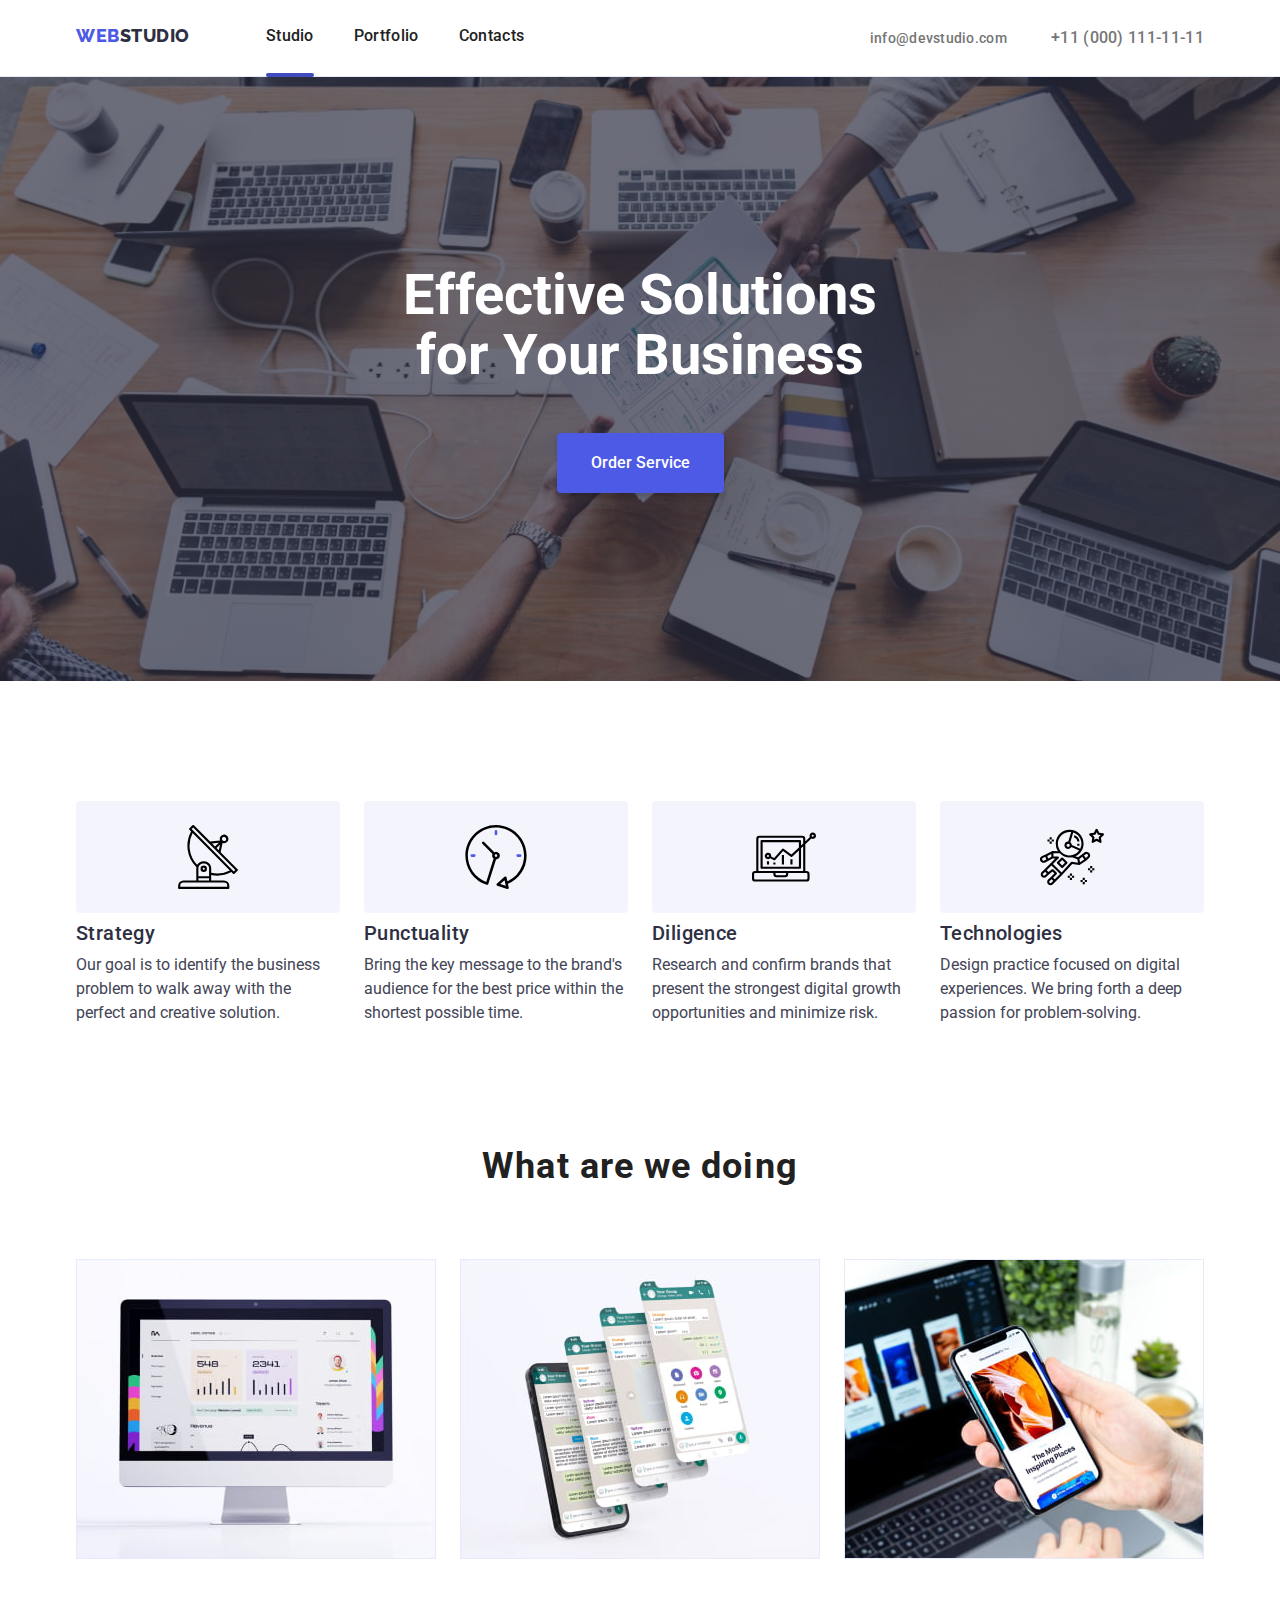
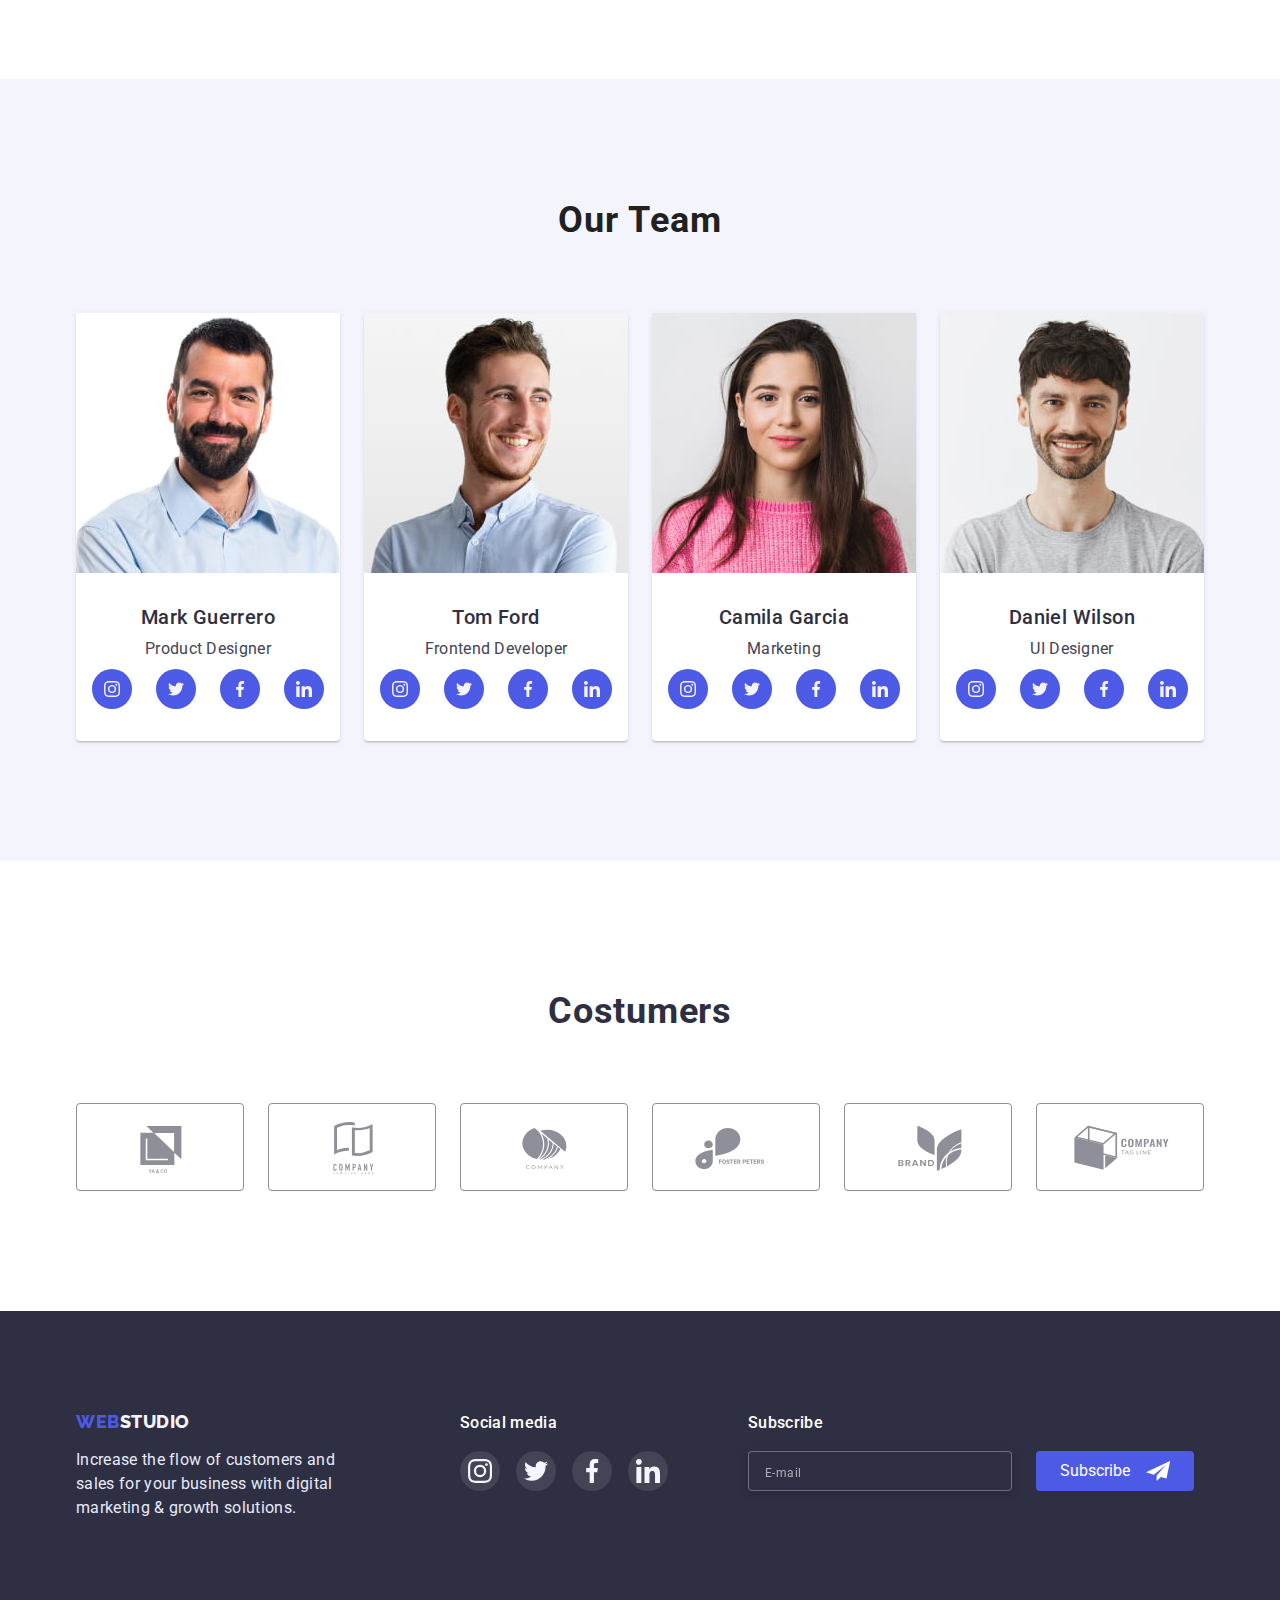
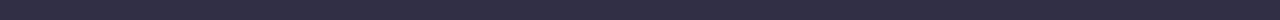
<file: index.html>
<!DOCTYPE html>
<html lang="en">
  <head>
    <meta charset="UTF-8" />
    <meta http-equiv="X-UA-Compatible" content="IE=edge" />
    <meta name="viewport" content="width=device-width, initial-scale=1.0" />
    <title>WebStudio</title>
    <link rel="preconnect" href="https://fonts.googleapis.com" />
    <link rel="preconnect" href="https://fonts.gstatic.com" crossorigin />
    <link
      href="https://fonts.googleapis.com/css2?family=Raleway:wght@800&family=Roboto:wght@400;500;700&display=swap"
      rel="stylesheet"
    />
    <link
      rel="stylesheet"
      href="https://cdnjs.cloudflare.com/ajax/libs/modern-normalize/1.1.0/modern-normalize.min.css"
    />
    <link rel="stylesheet" href="./css/style.css" />
  </head>

  <body class="page-body">
    <header class="page-header">
      <div class="container">
        <div class="header-fulllogo">
          <a href="./index.html" class="header-logo header-studio link"
            ><span class="header-logo header-web">Web</span>Studio</a
          >
        </div>
        <nav class="header-nav">
          <ul class="header-list list">
            <li class="header-list-item">
              <a
                href="./index.html"
                class="header-list-link header-link link header-active-link"
                >Studio</a
              >
            </li>
            <li class="header-list-item">
              <a
                class="header-list-link link header-active-link"
                href="./portfolio.html"
                >Portfolio</a
              >
            </li>
            <li class="header-list-item">
              <a href="#" class="header-list-link link header-active-link"
                >Contacts</a
              >
            </li>
          </ul>
        </nav>
        <div class="header-contacts">
          <a
            class="header-mail-link link header-active-link"
            href="mailto:info@devstudio.com"
            >info@devstudio.com</a
          >
          <a
            class="header-tel-link link header-active-link"
            href="tel:+10001111111"
            >+11 (000) 111-11-11</a
          >
        </div>
      </div>
    </header>
    <main>
      <section class="hero">
        <div class="container">
          <div class="hero-description">
            <h1 class="hero-title">Effective Solutions for Your Business</h1>
            <button data-modal-open class="hero-button button" type="button">
              Order Service
            </button>
          </div>
        </div>
      </section>
      <section class="advantage">
        <!--Нашi переваги-->
        <div class="container">
          <ul class="advantage-list list">
            <li class="advantage-list-item">
              <div class="advantage-svg">
                <svg class="advantage-icon" width="64" height="64">
                  <use href="./img/icons.svg#icon-antenna"></use>
                </svg>
              </div>
              <h3 class="advantage-title">Strategy</h3>
              <p class="advantage-text">
                Our goal is to identify the business problem to walk away with
                the perfect and creative solution.
              </p>
            </li>
            <li class="advantage-list-item">
              <div class="advantage-svg">
                <svg class="advantage-icon" width="64" height="64">
                  <use href="./img/icons.svg#icon-clock"></use>
                </svg>
              </div>
              <h3 class="advantage-title">Punctuality</h3>
              <p class="advantage-text">
                Bring the key message to the brand's audience for the best price
                within the shortest possible time.
              </p>
            </li>
            <li class="advantage-list-item">
              <div class="advantage-svg">
                <svg class="advantage-icon" width="64" height="64">
                  <use href="./img/icons.svg#icon-diagram"></use>
                </svg>
              </div>
              <h3 class="advantage-title">Diligence</h3>
              <p class="advantage-text">
                Research and confirm brands that present the strongest digital
                growth opportunities and minimize risk.
              </p>
            </li>
            <li class="advantage-list-item">
              <div class="advantage-svg">
                <svg class="advantage-icon" width="64" height="64">
                  <use href="./img/icons.svg#icon-astronaut"></use>
                </svg>
              </div>
              <h3 class="advantage-title">Technologies</h3>
              <p class="advantage-text">
                Design practice focused on digital experiences. We bring forth a
                deep passion for problem-solving.
              </p>
            </li>
          </ul>
        </div>
      </section>
      <section class="about">
        <div class="container">
          <h2 class="about-title">What are we doing</h2>
          <ul class="about-img-list list">
            <li class="about-img-item">
              <img class="img" src="./img/pc.jpg" alt="codding" width="360" />
            </li>
            <li class="about-img-item">
              <img
                class="img"
                src="./img/smartphones.jpg"
                alt="app"
                width="360"
              />
            </li>
            <li class="about-img-item">
              <img
                class="img"
                src="./img/devices.jpg"
                alt="graphic"
                width="360"
              />
            </li>
          </ul>
        </div>
      </section>
      <section class="team">
        <div class="container">
          <h2 class="team-title">Our Team</h2>
          <ul class="team-list list">
            <li class="team-list-item">
              <img class="img" src="./img/mark.jpg" alt="igor" width="264" />
              <div class="team-person">
                <h3 class="team-list-title">Mark Guerrero</h3>
                <p class="team-list-text">Product Designer</p>
                <ul class="social-icons list">
                  <li class="social-item">
                    <a href="" class="social-link link">
                      <svg class="social-icon" width="16" height="16">
                        <use href="./img/icons.svg#icon-instagram"></use>
                      </svg>
                    </a>
                  </li>
                  <li class="social-item">
                    <a href="" class="social-link link">
                      <svg class="social-icon" width="16" height="16">
                        <use href="./img/icons.svg#icon-twitter"></use>
                      </svg>
                    </a>
                  </li>
                  <li class="social-item">
                    <a href="" class="social-link link">
                      <svg class="social-icon" width="16" height="16">
                        <use href="./img/icons.svg#icon-facebook"></use>
                      </svg>
                    </a>
                  </li>
                  <li class="social-item">
                    <a href="" class="social-link link">
                      <svg class="social-icon" width="16" height="16">
                        <use href="./img/icons.svg#icon-linkedin"></use>
                      </svg>
                    </a>
                  </li>
                </ul>
              </div>
            </li>
            <li class="team-list-item">
              <img class="img" src="./img/tom.jpg" alt="olga" width="264" />
              <div class="team-person">
                <h3 class="team-list-title">Tom Ford</h3>
                <p class="team-list-text">Frontend Developer</p>
                <ul class="social-icons list">
                  <li class="social-item">
                    <a href="" class="social-link link">
                      <svg class="social-icon" width="16" height="16">
                        <use href="./img/icons.svg#icon-instagram"></use>
                      </svg>
                    </a>
                  </li>
                  <li class="social-item">
                    <a href="" class="social-link link">
                      <svg class="social-icon" width="16" height="16">
                        <use href="./img/icons.svg#icon-twitter"></use>
                      </svg>
                    </a>
                  </li>
                  <li class="social-item">
                    <a href="" class="social-link link">
                      <svg class="social-icon" width="16" height="16">
                        <use href="./img/icons.svg#icon-facebook"></use>
                      </svg>
                    </a>
                  </li>
                  <li class="social-item">
                    <a href="" class="social-link link">
                      <svg class="social-icon" width="16" height="16">
                        <use href="./img/icons.svg#icon-linkedin"></use>
                      </svg>
                    </a>
                  </li>
                </ul>
              </div>
            </li>
            <li class="team-list-item">
              <img
                class="img"
                src="./img/camila.jpg"
                alt="mikola"
                width="264"
              />
              <div class="team-person">
                <h3 class="team-list-title">Camila Garcia</h3>
                <p class="team-list-text">Marketing</p>
                <ul class="social-icons list">
                  <li class="social-item">
                    <a href="" class="social-link link">
                      <svg class="social-icon" width="16" height="16">
                        <use href="./img/icons.svg#icon-instagram"></use>
                      </svg>
                    </a>
                  </li>
                  <li class="social-item">
                    <a href="" class="social-link link">
                      <svg class="social-icon" width="16" height="16">
                        <use href="./img/icons.svg#icon-twitter"></use>
                      </svg>
                    </a>
                  </li>
                  <li class="social-item">
                    <a href="" class="social-link link">
                      <svg class="social-icon" width="16" height="16">
                        <use href="./img/icons.svg#icon-facebook"></use>
                      </svg>
                    </a>
                  </li>
                  <li class="social-item">
                    <a href="" class="social-link link">
                      <svg class="social-icon" width="16" height="16">
                        <use href="./img/icons.svg#icon-linkedin"></use>
                      </svg>
                    </a>
                  </li>
                </ul>
              </div>
            </li>
            <li class="team-list-item">
              <img
                class="img"
                src="./img/daniel.jpg"
                alt="mihaylo"
                width="264"
              />
              <div class="team-person">
                <h3 class="team-list-title">Daniel Wilson</h3>
                <p class="team-list-text">UI Designer</p>
                <ul class="social-icons list">
                  <li class="social-item">
                    <a href="" class="social-link link">
                      <svg class="social-icon" width="16" height="16">
                        <use href="./img/icons.svg#icon-instagram"></use>
                      </svg>
                    </a>
                  </li>
                  <li class="social-item">
                    <a href="" class="social-link link">
                      <svg class="social-icon" width="16" height="16">
                        <use href="./img/icons.svg#icon-twitter"></use>
                      </svg>
                    </a>
                  </li>
                  <li class="social-item">
                    <a href="" class="social-link link">
                      <svg class="social-icon" width="16" height="16">
                        <use href="./img/icons.svg#icon-facebook"></use>
                      </svg>
                    </a>
                  </li>
                  <li class="social-item">
                    <a href="" class="social-link link">
                      <svg class="social-icon" width="16" height="16">
                        <use href="./img/icons.svg#icon-linkedin"></use>
                      </svg>
                    </a>
                  </li>
                </ul>
              </div>
            </li>
          </ul>
        </div>
      </section>
      <section class="costumers">
        <div class="container">
          <h2 class="costumers-title">Costumers</h2>
          <ul class="costumers-list list">
            <li class="costumers-list-item">
              <a href="#" class="costumers-link link">
                <svg class="costumers-icon" width="104" height="56">
                  <use href="./img/icons.svg#icon-yaco"></use>
                </svg>
              </a>
            </li>
            <li class="costumers-list-item">
              <a href="#" class="costumers-link link">
                <svg class="costumers-icon" width="104" height="56">
                  <use href="./img/icons.svg#icon-companytaglinehere"></use>
                </svg>
              </a>
            </li>
            <li class="costumers-list-item">
              <a href="#" class="costumers-link link">
                <svg class="costumers-icon" width="104" height="56">
                  <use href="./img/icons.svg#icon-company"></use>
                </svg>
              </a>
            </li>
            <li class="costumers-list-item">
              <a href="#" class="costumers-link link">
                <svg class="costumers-icon" width="104" height="56">
                  <use href="./img/icons.svg#icon-fosterpeters"></use>
                </svg>
              </a>
            </li>
            <li class="costumers-list-item">
              <a href="#" class="costumers-link link">
                <svg class="costumers-icon" width="104" height="56">
                  <use href="./img/icons.svg#icon-brand"></use>
                </svg>
              </a>
            </li>
            <li class="costumers-list-item">
              <a href="#" class="costumers-link link">
                <svg class="costumers-icon" width="104" height="56">
                  <use href="./img/icons.svg#icon-companytagline"></use>
                </svg>
              </a>
            </li>
          </ul>
        </div>
      </section>
    </main>
    <footer class="page-footer">
      <div class="container footer-flex">
        <div class="footer-description">
          <a class="footer-logo footer-studio link" href="./index.html"
            ><span class="footer-logo footer-web link">Web</span>Studio</a
          >
          <p class="footer-tagline">
            Increase the flow of customers and sales for your business with
            digital marketing & growth solutions.
          </p>
        </div>
        <div class="footer-social">
          <h3 class="footer-social-tagline">Social media</h3>
          <ul class="footer-social-list list">
            <li class="footer-social-item">
              <a href="#" class="footer-social-link link">
                <svg class="footer-social-icon" width="24" height="24">
                  <use href="./img/icons.svg#icon-instagram"></use>
                </svg>
              </a>
            </li>
            <li class="footer-social-item">
              <a href="#" class="footer-social-link link">
                <svg class="footer-social-icon" width="24" height="24">
                  <use href="./img/icons.svg#icon-twitter"></use>
                </svg>
              </a>
            </li>
            <li class="footer-social-item">
              <a href="#" class="footer-social-link link">
                <svg class="footer-social-icon" width="24" height="24">
                  <use href="./img/icons.svg#icon-facebook"></use>
                </svg>
              </a>
            </li>
            <li class="footer-social-item">
              <a href="#" class="footer-social-link link">
                <svg class="footer-social-icon" width="24" height="24">
                  <use href="./img/icons.svg#icon-linkedin"></use>
                </svg>
              </a>
            </li>
          </ul>
        </div>
        <div class="footer-main-subscribe">
          <h2 class="footer-subscribe">Subscribe</h2>
          <form class="modal-subscribe">
            <div class="subscribe">
              <input
                type="text"
                class="online-input"
                name="user-subscribe"
                placeholder="E-mail"
              />
              <button class="subscribe-button" type="submit">
                Subscribe
                <svg class="subscribe-pic" width="24" height="24">
                  <use href="./img/icons.svg#icon-send"></use>
                </svg>
              </button>
            </div>
          </form>
        </div>
      </div>
    </footer>
    <div class="backdrop is-hidden" data-modal>
      <div class="modal">
        <button class="modal-close" data-modal-close type="button">
          <svg class="modal-close-icon" width="8" height="8">
            <use href="/img/icons.svg#icon-close"></use>
          </svg>
        </button>
        <p class="modal-title">Leave your contacts and we will call you back</p>
        <form class="modal-form">
          <div class="modal-field">
            <label class="modal-input-text" for="user-name">Name</label>
            <div class="input-wrap">
              <input
                type="name"
                class="modal-input"
                name="user-name"
                id="user-name"
                required
              />
              <svg class="modal-input-icon" width="18" height="18">
                <use href="./img/icons.svg#icon-person"></use>
              </svg>
            </div>
          </div>
          <div class="modal-field">
            <label for="user-tel" class="modal-input-text">Phone</label>
            <div class="input-wrap">
              <input
                type="tel"
                class="modal-input"
                id="user-tel"
                name="user-tel"
                required
              />
              <svg class="modal-input-icon" width="18" height="24">
                <use href="./img/icons.svg#icon-phone"></use>
              </svg>
            </div>
          </div>
          <div class="modal-field">
            <label for="user-email" class="modal-input-text">Email</label>
            <div class="input-wrap">
              <input
                type="email"
                class="modal-input"
                id="user-email"
                name="user-email"
                required
              />
              <svg class="modal-input-icon" width="18" height="24">
                <use href="./img/icons.svg#icon-email"></use>
              </svg>
            </div>
          </div>
          <div class="modal-field">
            <label for="user-text" class="modal-input-text">Comment</label>
            <textarea
              name="user-text"
              id="user-text"
              placeholder="text input"
              class="modal-coment"
            ></textarea>
          </div>
          <div class="modal-field">
            <input
              class="modal-check visually-hidden"
              id="policy"
              name="policy"
              type="checkbox"
              value="true"
              required
            />
            <label for="policy" class="check-text">
              <span>
                <svg class="check-icon" width="10" height="8">
                  <use href="./img/icons.svg#icon-click"></use>
                </svg>
              </span>
              I accept the terms and conditions of the
              <a class="privacy-policy" href=""> Privacy Policy</a>
            </label>
          </div>
          <button class="submit" type="submit">Send</button>
        </form>
      </div>
    </div>
    <script src="./js/modal.js"></script>
  </body>
</html>
</file>
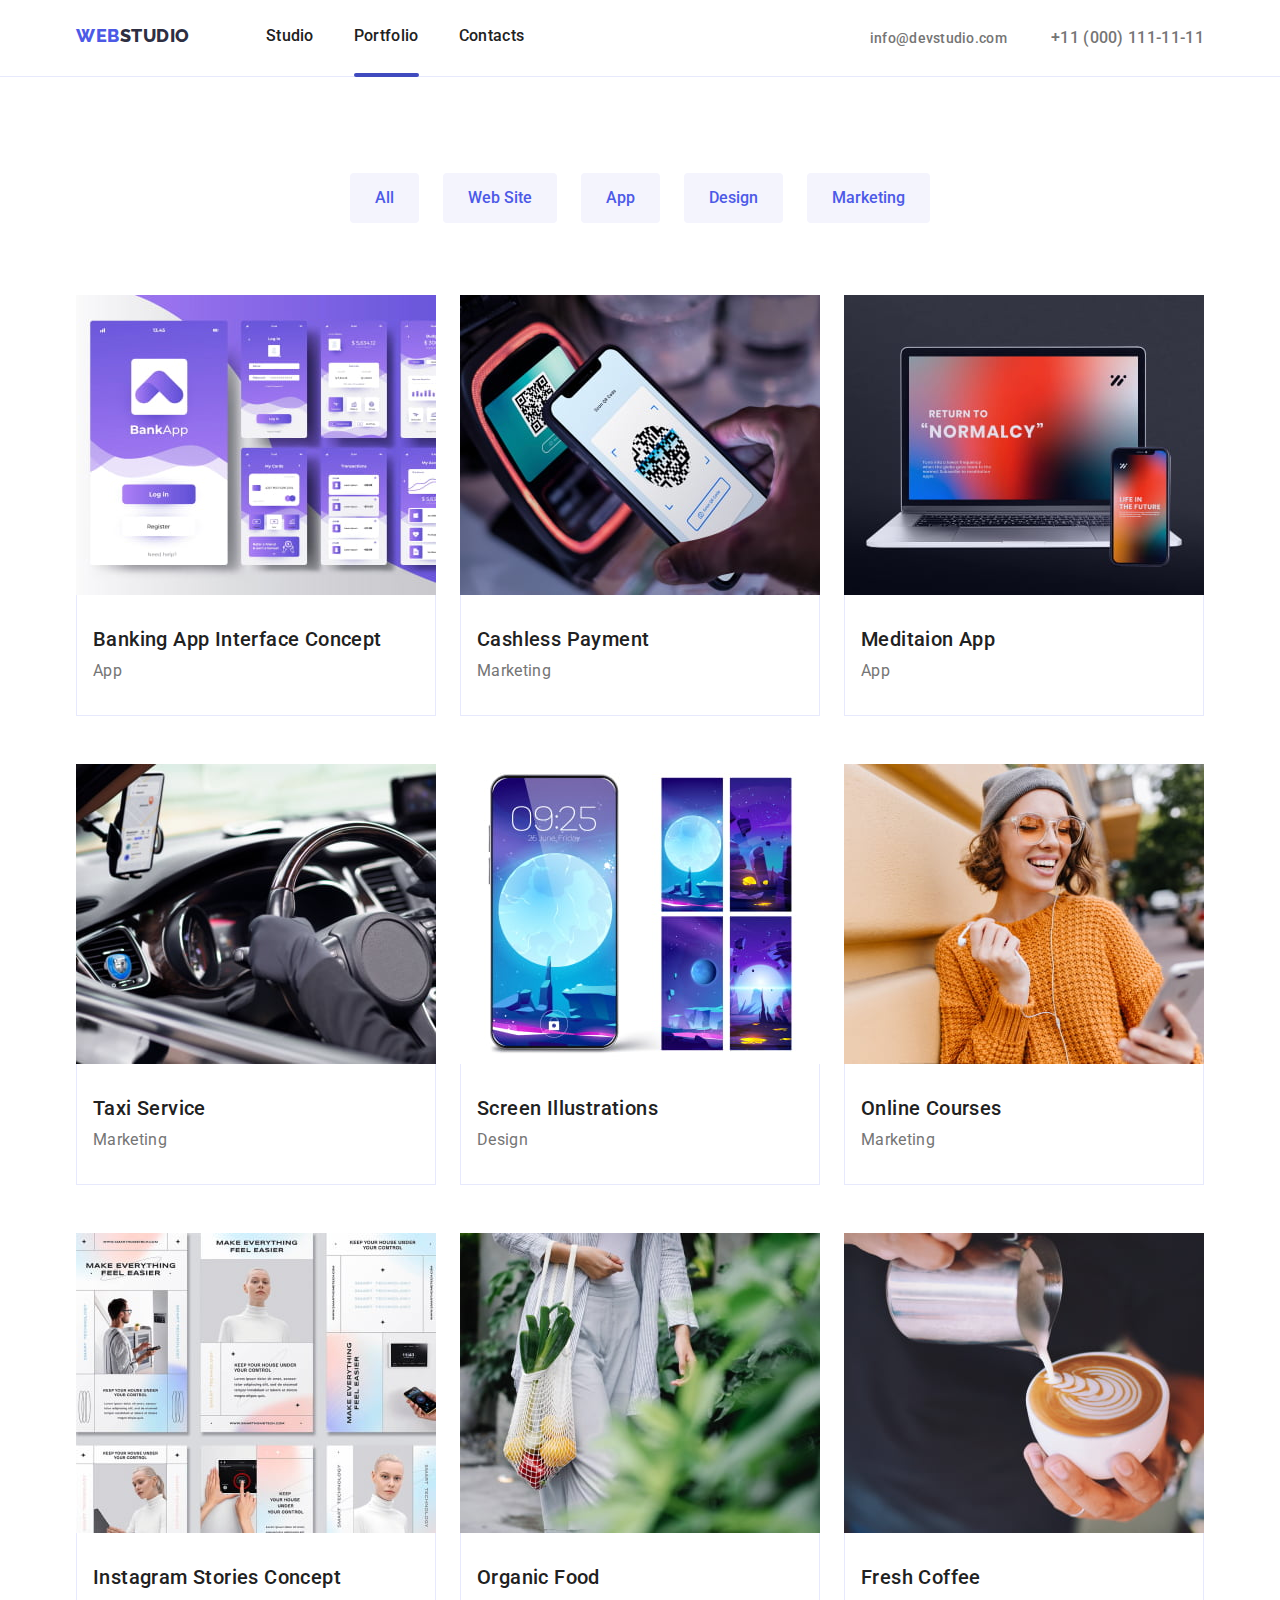
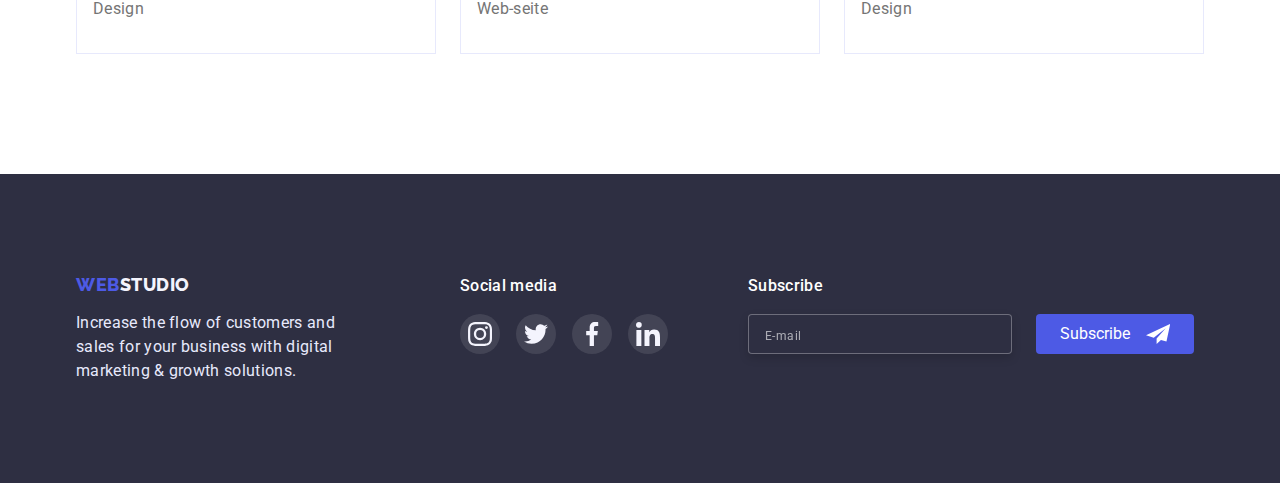
<file: portfolio.html>
<!DOCTYPE html>
<html lang="en">
  <head>
    <meta charset="UTF-8" />
    <meta http-equiv="X-UA-Compatible" content="IE=edge" />
    <meta name="viewport" content="width=device-width, initial-scale=1.0" />
    <title>Portfolio</title>
    <link rel="preconnect" href="https://fonts.googleapis.com" />
    <link rel="preconnect" href="https://fonts.gstatic.com" crossorigin />
    <link
      href="https://fonts.googleapis.com/css2?family=Raleway:wght@800&family=Roboto:wght@400;500;700&display=swap"
      rel="stylesheet"
    />
    <link
      rel="stylesheet"
      href="https://cdnjs.cloudflare.com/ajax/libs/modern-normalize/1.1.0/modern-normalize.min.css"
    />
    <link rel="stylesheet" href="./css/style.css" />
  </head>

  <body class="page-body">
    <header class="page-header">
      <div class="container">
        <div class="header-fulllogo">
          <a href="./index.html" class="header-logo header-studio link"
            ><span class="header-logo header-web">Web</span>Studio</a
          >
        </div>
        <nav class="header-nav">
          <ul class="header-list list">
            <li class="header-list-item">
              <a
                class="header-list-link link header-active-link"
                href="./index.html"
                >Studio</a
              >
            </li>
            <li class="header-list-item">
              <a
                class="header-list-link header-link link header-active-link"
                href="./portfolio.html"
                >Portfolio</a
              >
            </li>
            <li class="header-list-item">
              <a href="#" class="header-list-link link header-active-link"
                >Contacts</a
              >
            </li>
          </ul>
        </nav>
        <div class="header-contacts">
          <a
            href="mailto:info@devstudio.com"
            class="header-mail-link link header-active-link"
            >info@devstudio.com</a
          >
          <a
            class="header-tel-link link header-active-link"
            href="tel:+110001111111"
            >+11 (000) 111-11-11</a
          >
        </div>
      </div>
    </header>
    <main>
      <section class="gallery">
        <div class="container">
          <ul class="gallery-list list">
            <li class="gallery-list-item">
              <button class="gallery-list-button button" type="button">
                All
              </button>
            </li>
            <li class="gallery-list-item">
              <button class="gallery-list-button button" type="button">
                Web Site
              </button>
            </li>
            <li class="gallery-list-item">
              <button class="gallery-list-button button" type="button">
                App
              </button>
            </li>
            <li class="gallery-list-item">
              <button class="gallery-list-button button" type="button">
                Design
              </button>
            </li>
            <li class="gallery-list-item">
              <button class="gallery-list-button button" type="button">
                Marketing
              </button>
            </li>
          </ul>
          <ul class="gallery-list-img list">
            <li class="gallery-list-img-item">
              <a class="link gallery-link" href="#">
                <div class="product">
                  <img
                    class="img"
                    src="./img/banking.jpg"
                    alt="Banking App Interface Concept"
                    width="360"
                  />
                  <div class="product-text">
                    <p>
                      14 Stylish and User-Friendly App Design Concepts · Task
                      Manager App · Calorie Tracker App · Exotic Fruit Ecommerce
                      App · Cloud Storage App
                    </p>
                  </div>
                </div>
                <div class="gallery-list-description">
                  <h2 class="gallery-list-title">
                    Banking App Interface Concept
                  </h2>
                  <p class="gallery-list-text">App</p>
                </div>
              </a>
            </li>
            <li class="gallery-list-img-item">
              <a class="link gallery-link" href="#"
                ><div class="product">
                  <img
                    class="img"
                    src="./img/cashlesspayment.jpg"
                    alt="Cashless Payment"
                    width="360"
                  />
                  <div class="product-text">
                    <p>
                      14 Stylish and User-Friendly App Design Concepts · Task
                      Manager App · Calorie Tracker App · Exotic Fruit Ecommerce
                      App · Cloud Storage App
                    </p>
                  </div>
                </div>
                <div class="gallery-list-description">
                  <h2 class="gallery-list-title">Cashless Payment</h2>
                  <p class="gallery-list-text">Marketing</p>
                </div>
              </a>
            </li>
            <li class="gallery-list-img-item">
              <a class="link gallery-link" href="#">
                <div class="product">
                  <img
                    class="img"
                    src="./img/meditaion.jpg"
                    alt="Meditaion App"
                    width="360"
                  />
                  <div class="product-text">
                    <p>
                      14 Stylish and User-Friendly App Design Concepts · Task
                      Manager App · Calorie Tracker App · Exotic Fruit Ecommerce
                      App · Cloud Storage App
                    </p>
                  </div>
                </div>
                <div class="gallery-list-description">
                  <h2 class="gallery-list-title">Meditaion App</h2>
                  <p class="gallery-list-text">App</p>
                </div>
              </a>
            </li>
            <li class="gallery-list-img-item">
              <a class="link gallery-link" href="#">
                <div class="product">
                  <img
                    class="img"
                    src="./img/taxiservice.jpg"
                    alt="Taxi Service"
                    width="360"
                  />
                  <div class="product-text">
                    <p>
                      14 Stylish and User-Friendly App Design Concepts · Task
                      Manager App · Calorie Tracker App · Exotic Fruit Ecommerce
                      App · Cloud Storage App
                    </p>
                  </div>
                </div>
                <div class="gallery-list-description">
                  <h2 class="gallery-list-title">Taxi Service</h2>
                  <p class="gallery-list-text">Marketing</p>
                </div>
              </a>
            </li>
            <li class="gallery-list-img-item">
              <a class="link gallery-link" href="#">
                <div class="product">
                  <img
                    class="img"
                    src="./img/screenillustrations.jpg"
                    alt="Screen Illustrations"
                    width="360"
                  />
                  <div class="product-text">
                    <p>
                      14 Stylish and User-Friendly App Design Concepts · Task
                      Manager App · Calorie Tracker App · Exotic Fruit Ecommerce
                      App · Cloud Storage App
                    </p>
                  </div>
                </div>
                <div class="gallery-list-description">
                  <h2 class="gallery-list-title">Screen Illustrations</h2>
                  <p class="gallery-list-text">Design</p>
                </div>
              </a>
            </li>
            <li class="gallery-list-img-item">
              <a class="link gallery-link" href="#">
                <div class="product">
                  <img
                    class="img"
                    src="./img/onlinecources.jpg"
                    alt="Online Courses"
                    width="360"
                  />
                  <div class="product-text">
                    <p>
                      14 Stylish and User-Friendly App Design Concepts · Task
                      Manager App · Calorie Tracker App · Exotic Fruit Ecommerce
                      App · Cloud Storage App
                    </p>
                  </div>
                </div>
                <div class="gallery-list-description">
                  <h2 class="gallery-list-title">Online Courses</h2>
                  <p class="gallery-list-text">Marketing</p>
                </div>
              </a>
            </li>
            <li class="gallery-list-img-item">
              <a class="link gallery-link" href="#">
                <div class="product">
                  <img
                    class="img"
                    src="./img/instagram.jpg"
                    alt="Instagram Stories Concept"
                    width="360"
                  />
                  <div class="product-text">
                    <p>
                      14 Stylish and User-Friendly App Design Concepts · Task
                      Manager App · Calorie Tracker App · Exotic Fruit Ecommerce
                      App · Cloud Storage App
                    </p>
                  </div>
                </div>
                <div class="gallery-list-description">
                  <h2 class="gallery-list-title">Instagram Stories Concept</h2>
                  <p class="gallery-list-text">Design</p>
                </div>
              </a>
            </li>
            <li class="gallery-list-img-item">
              <a class="link gallery-link" href="#">
                <div class="product">
                  <img
                    class="img"
                    src="./img/organicfood.jpg"
                    alt="Organic Food"
                    width="360"
                  />
                  <div class="product-text">
                    <p>
                      14 Stylish and User-Friendly App Design Concepts · Task
                      Manager App · Calorie Tracker App · Exotic Fruit Ecommerce
                      App · Cloud Storage App
                    </p>
                  </div>
                </div>
                <div class="gallery-list-description">
                  <h2 class="gallery-list-title">Organic Food</h2>
                  <p class="gallery-list-text">Web-seite</p>
                </div>
              </a>
            </li>
            <li class="gallery-list-img-item">
              <a class="link gallery-link" href="#">
                <div class="product">
                  <img
                    class="img"
                    src="./img/freshcoffee.jpg"
                    alt="Fresh Coffee"
                    width="360"
                  />
                  <div class="product-text">
                    <p>
                      14 Stylish and User-Friendly App Design Concepts · Task
                      Manager App · Calorie Tracker App · Exotic Fruit Ecommerce
                      App · Cloud Storage App
                    </p>
                  </div>
                </div>
                <div class="gallery-list-description">
                  <h2 class="gallery-list-title">Fresh Coffee</h2>
                  <p class="gallery-list-text">Design</p>
                </div>
              </a>
            </li>
          </ul>
        </div>
      </section>
    </main>
    <footer class="page-footer">
      <div class="container footer-flex">
        <div class="footer-description">
          <a class="footer-logo footer-studio link" href="./index.html"
            ><span class="footer-logo footer-web link">Web</span>Studio</a
          >
          <p class="footer-tagline">
            Increase the flow of customers and sales for your business with
            digital marketing & growth solutions.
          </p>
        </div>
        <div class="footer-social">
          <h3 class="footer-social-tagline">Social media</h3>
          <ul class="footer-social-list list">
            <li class="footer-social-item">
              <a href="#" class="footer-social-link link">
                <svg class="footer-social-icon" width="24" height="24">
                  <use href="./img/icons.svg#icon-instagram"></use>
                </svg>
              </a>
            </li>
            <li class="footer-social-item">
              <a href="#" class="footer-social-link link">
                <svg class="footer-social-icon" width="24" height="24">
                  <use href="./img/icons.svg#icon-twitter"></use>
                </svg>
              </a>
            </li>
            <li class="footer-social-item">
              <a href="#" class="footer-social-link link">
                <svg class="footer-social-icon" width="24" height="24">
                  <use href="./img/icons.svg#icon-facebook"></use>
                </svg>
              </a>
            </li>
            <li class="footer-social-item">
              <a href="#" class="footer-social-link link">
                <svg class="footer-social-icon" width="24" height="24">
                  <use href="./img/icons.svg#icon-linkedin"></use>
                </svg>
              </a>
            </li>
          </ul>
        </div>
        <div class="footer-main-subscribe">
          <h2 class="footer-subscribe">Subscribe</h2>
          <form class="modal-subscribe">
            <div class="subscribe">
              <input
                type="text"
                class="online-input"
                name="user-subscribe"
                placeholder="E-mail"
              />
              <button class="subscribe-button" type="submit">
                Subscribe
                <svg class="subscribe-pic" width="24" height="24">
                  <use href="./img/icons.svg#icon-send"></use>
                </svg>
              </button>
            </div>
          </form>
        </div>
      </div>
    </footer>
  </body>
</html>
</file>
<file: css/style.css>
/* General styles */
.container {
  width: 1158px;
  margin: 0 auto;
  padding: 0 15px;
}

h1,
h2,
h3,
p {
  margin: 0px;
}

:root {
  --brand-color: #757575;
  --twice-color: #212121;
  --triple-color: #2e2f42;
  --fourth-color: #8e8f99;
  --border-color: #e7e9fc;
  --specific-ident: 120px;
  --determined-ident: 24px;
  --main-color: #f4f4fd;
  --blue-color: #4d5ae5;
  --darkblue-color: #404bbf;
  --white-color: #ffffff;
  --timing-function: cubic-bezier(0.4, 0, 0.2, 1);
}

.link {
  text-decoration: none;
}

.list {
  list-style: none;
  padding-left: 0;
  margin: 0;
}

.img {
  max-width: 100%;
  height: auto;
  display: block;
}

body {
  font-family: "Roboto";
  background: var(--white-color);
  color: var(--brand-color);
}

/* header styles */
.page-header {
  border-bottom: 1px solid var(--border-color);
}

.page-header .container {
  display: flex;
  align-items: center;
}

.page-header .header-fulllogo {
  margin-right: 76px;
  padding-top: 24px;
  padding-bottom: 28px;
}

.header-list {
  display: flex;
  padding-top: 24px;
  padding-bottom: 28px;
}

.header-list .header-list-item:not(:first-child) {
  margin-left: 40px;
}

.header-contacts {
  margin-left: auto;
}

.header-logo {
  font-family: "Raleway";
  font-weight: 800;
  font-size: 18px;
  line-height: 24px;
  display: flex;
  align-items: center;
  letter-spacing: 0.03em;
  text-transform: uppercase;
}

.header-link {
  position: relative;
  padding-top: 24px;
  padding-bottom: 28px;
}

.header-link::after {
  position: absolute;
  content: "";
  display: block;
  left: 0;
  bottom: -4px;
  width: 100%;
  height: 4px;
  background-color: var(--darkblue-color);
  border-radius: 2px;
}

.header-web {
  color: var(--blue-color);
}

.header-studio {
  color: var(--triple-color);
}

.header-active-link:hover,
.header-active-link:focus {
  color: var(--darkblue-color);
  transition: color 250ms var(--timing-function);
}

.header-list-link {
  font-weight: 500;
  font-size: 16px;
  line-height: 24px;
  letter-spacing: 0.02em;
  color: var(--twice-color);
  padding-top: 24px;
  padding-bottom: 28px;
}

.header-mail-link {
  font-weight: 500;
  font-size: 14px;
  line-height: 16px;
  letter-spacing: 0.02em;
  color: var(--brand-color);
  padding-top: 24px;
  padding-bottom: 28px;
}

.header-tel-link {
  font-weight: 500;
  font-size: 16px;
  line-height: 24px;
  letter-spacing: 0.02em;
  color: var(--brand-color);
  margin-left: 40px;
  padding-top: 24px;
  padding-bottom: 28px;
}

/* hero styles */
.hero {
  background: var(--triple-color);
  padding-top: 188px;
  padding-bottom: 188px;
  margin-left: auto;
  margin-right: auto;
  background-image: linear-gradient(
      rgba(46, 47, 66, 0.7),
      rgba(46, 47, 66, 0.7)
    ),
    url(../img/hero.jpg);
  background-repeat: no-repeat;
  max-width: 1440px;
  background-position: center;
  background-size: cover;
}

.hero .container {
  display: flex;
  justify-content: center;
}

.button {
  font-weight: 500;
  font-size: 16px;
  line-height: 24px;
  display: flex;
  align-items: center;
}

.hero-button {
  background: var(--blue-color);
  box-shadow: 0px 4px 4px rgba(0, 0, 0, 0.15);
  border-radius: 4px;
  color: var(--white-color);
  cursor: pointer;
  padding: 16px 32px;
  margin: auto auto;
  border-color: transparent;
}

.hero-button:hover,
.hero-button:focus {
  background-color: var(--darkblue-color);
  transition: color 250ms var(--timing-function);
}

.hero-title {
  font-weight: 700;
  font-size: 56px;
  line-height: 60px;
  text-align: center;
  color: var(--white-color);
  margin-bottom: 48px;
  width: 496px;
}

/* Modal */
.backdrop {
  position: fixed;
  top: 0;
  width: 100%;
  height: 100%;
  background-color: rgba(46, 47, 66, 0.4);
  transition: opacity 250ms var(--timing-function),
    visibility 250ms var(--timing-function);
}
.is-hidden {
  opacity: 0;
  visibility: hidden;
  pointer-events: none;
}

.visually-hidden {
  position: absolute;
  width: 1px;
  height: 1px;
  margin: -1px;
  border: 0;
  padding: 0;
  white-space: nowrap;
  clip-path: inset(100%);
  clip: rect(0 0 0 0);
  overflow: hidden;
}

.modal {
  position: absolute;
  left: 50%;
  top: 50%;
  transform: translate(-50%, -50%) scale(1) rotate(0);
  width: 408px;
  min-height: 576px;
  background-color: #fcfcfc;
  border-radius: 4px;
  padding: 24px;
  box-shadow: 0px 1px 1px rgba(0, 0, 0, 0.14), 0px 1px 3px rgba(0, 0, 0, 0.12),
    0px 2px 1px rgba(0, 0, 0, 0.2);
  transition: transform 250ms var(--timing-function);
}

.backdrop.is-hidden .modal {
  transform: translate(-50%, -50%) scale(0) rotate(90deg);
}

.modal-close {
  width: 24px;
  height: 24px;
  background-color: var(--border-color);
  border: 1px solid rgba(0, 0, 0, 0.1);
  border-radius: 50%;
  display: block;
  margin-left: auto;
  transition: color 250ms var(--timing-function),
    background-color 250ms var(--timing-function);
  margin-bottom: 24px;
}

.modal-close-icon {
  margin: auto;
  display: block;
  justify-content: center;
}

.modal-close:is(:hover, :focus) {
  border-color: var(--darkblue-color);
  background-color: var(--darkblue-color);
}

.modal-close:is(:hover, :focus) .modal-close-icon {
  transition: transform 250ms var(--timing-function);
  fill: var(--white-color);
}

.input-wrap {
  position: relative;
  display: flex;
  left: auto;
}

.modal-field {
  margin-bottom: 8px;
}

.modal-title {
  font-weight: 500;
  line-height: 1.5;
  font-size: 16px;
  color: #2e2f42;
  text-align: center;
  margin-bottom: 14px;
}

.modal-input {
  width: 100%;
  height: 40px;
  border: 1px solid rgba(33, 33, 33, 0.2);
  border-radius: 4px;
  outline: transparent;
  padding-left: 38px;
}

.modal-input:focus,
.modal-coment:focus {
  border-color: var(--blue-color);
  transition: border-color 250ms var(--timing-function);
}

.modal-input:focus + .modal-input-icon {
  fill: var(--darkblue-color);
  transition: fill 250ms var(--timing-function);
}

.modal-input-icon {
  margin-left: 16px;
  position: absolute;
  /* left: 16; */
  top: 50%;
  transform: translateY(-50%);
  color: var(--triple-color);
}

.modal-input-text span,
.modal-input-text {
  margin-bottom: 4px;
  display: block;
  font-size: 12px;
  line-height: 16px;
  letter-spacing: 0.04em;
  color: var(--fourth-color);
}

.modal-coment {
  width: 100%;
  height: 120px;
  border: 1px solid rgba(33, 33, 33, 0.2);
  border-radius: 4px;
  resize: none;
  outline: transparent;
  padding: 8px 16px;
  resize: none;
  /* color: rgba(117, 117, 117, 0.5); */
}

.modal-input-icon {
  margin-left: 16px;
  position: absolute;
  /* left: 16; */
  top: 50%;
  transform: translateY(-50%);
  color: var(--triple-color);
}

.modal-input-text span,
.modal-input-text {
  margin-bottom: 4px;
  display: block;
  font-size: 12px;
  line-height: 16px;
  letter-spacing: 0.04em;
  color: var(--fourth-color);
}

.modal-coment {
  width: 100%;
  height: 120px;
  border: 1px solid rgba(33, 33, 33, 0.2);
  border-radius: 4px;
  resize: none;
  outline: transparent;
  padding: 8px 16px;
  resize: none;
  color: rgba(117, 117, 117, 0.5);
}

.modal-check:checked + .check-text span {
  background: var(--darkblue-color);
  border: 1.25px solid var(--darkblue-color);
  border-radius: 2px;
  fill: var(--white-color);
}

.check-text {
  display: flex;
  position: relative;
  align-items: center;
  font-size: 12px;
  line-height: 1.33;
  letter-spacing: 0.04em;
  color: var(--brand-color);
  margin-bottom: 24px;
}

.online-input::placeholder {
  font-style: normal;
  font-weight: 400;
  font-size: 12px;
  /* justify-content: center; */
  /* align-items: center; */
  line-height: 1.33;
  letter-spacing: 0.04em;
  color: rgba(255, 255, 255, 0.6);
}

.check-text span {
  display: flex;
  align-items: center;
  justify-content: center;
  width: 16px;
  height: 16px;
  border: 1.25px solid var(--triple-color);
  border-radius: 2px;
  margin-right: 8px;
  transition: background-color 250ms var(--timing-function);
  fill: transparent;
}

.privacy-policy {
  color: var(--blue-color);
  margin-left: 3px;
}

.submit {
  display: flex;
  align-items: center;
  justify-content: center;
  margin-left: auto;
  margin-right: auto;
  background: var(--blue-color);
  border-color: var(--blue-color);
  box-shadow: 0px 4px 4px rgba(0, 0, 0, 0.15);
  border-radius: 4px;
  color: var(--white-color);
  width: 169px;
  height: 56px;
}

.submit:is(:hover, :focus),
.subscribe-button:is(:hover, :focus) {
  background: var(--darkblue-color);
  border-color: var(--darkblue-color);
  transition: background-color 250ms var(--timing-function);
}

/* Gallery styles */
.gallery {
  padding-bottom: var(--specific-ident);
  padding-top: 96px;
}

.gallery-list {
  display: flex;
  margin-bottom: 72px;
  justify-content: center;
}

.gallery-list-item {
  margin-right: 24px;
}

.gallery-list-item:last-child {
  margin-right: 0;
}

.gallery-list-button {
  color: var(--blue-color);
  font-family: inherit;
  background: var(--main-color);
  border: 1px solid var(--border-color);
  border-radius: 4px;
  cursor: pointer;
  line-height: 1.5;
  padding: 12px 24px;
  border-color: transparent;
}

.gallery-link:hover .product-text {
  transform: translatey(0%);
}

.product {
  position: relative;
  overflow: hidden;
}

.product-text {
  position: absolute;
  top: 0;
  left: 0;
  font-size: 16px;
  line-height: 24px;
  color: var(--main-color);
  background-color: var(--blue-color);
  padding-left: 32px;
  padding-right: 32px;
  padding-top: 40px;
  height: 100%;
  transform: translatey(100%);
  transition: transform 250ms var(--timing-function);
}

.gallery-list-img {
  display: flex;
  flex-wrap: wrap;
}

.gallery-list-img-item {
  width: 360px;
  margin-right: var(--determined-ident);
  margin-bottom: 48px;
}

.gallery-list-img-item:hover,
.advantage-list-item:focus {
  box-shadow: 0px 1px 6px rgba(46, 47, 66, 0.08),
    0px 1px 1px rgba(46, 47, 66, 0.16), 0px 2px 1px rgba(46, 47, 66, 0.08);
  transition: color 250ms var(--timing-function);
}
.gallery-list-description {
  padding: 32px 0;
  border: 1px solid var(--border-color);
  border-top: none;
}

.gallery-list-img-item:nth-child(3n) {
  margin-right: 0;
}

.gallery-list-img-item:nth-last-child(-n + 3) {
  margin-bottom: 0;
}

.gallery-list-button:hover,
.gallery-list-button:focus {
  background-color: var(--darkblue-color);
  color: var(--white-color);
  background: var(--darkblue-color);
  box-shadow: 0px 3px 1px rgba(0, 0, 0, 0.1), 0px 2px 1px rgba(0, 0, 0, 0.08),
    0px 2px 2px rgba(0, 0, 0, 0.12);
  border-radius: 4px;
  transition: color 250ms var(--timing-function);
}

.gallery-list-title {
  font-weight: 500;
  font-size: 20px;
  line-height: 24px;
  letter-spacing: 0.02em;
  color: var(--twice-color);
  padding-left: 16px;
  margin-bottom: 8px;
}

.gallery-list-text {
  font-weight: 400;
  font-size: 16px;
  line-height: 24px;
  letter-spacing: 0.02em;
  color: var(--brand-color);
  padding-left: 16px;
}

/* Advantage styles */
.advantage {
  padding: var(--specific-ident) 0;
}

.advantage .advantage-list {
  display: flex;
  align-items: flex-start;
}

.advantage-list-item {
  margin-right: var(--determined-ident);
}

.advantage-list-item:last-child {
  margin-right: 0;
}

.advantage-svg {
  display: flex;
  align-items: center;
  justify-content: center;
  width: 264px;
  height: 112px;
  background: var(--main-color);
  border-radius: 4px;
  margin-bottom: 8px;
}

.advantage-link {
  background: var(--main-color);
  border-radius: 4px;
}

.advantage-title {
  font-weight: 500;
  font-size: 20px;
  line-height: 24px;
  letter-spacing: 0.02em;
  color: var(--triple-color);
}

.advantage-text {
  font-weight: 400;
  font-size: 16px;
  line-height: 24px;
  color: #434455;
  margin-top: 8px;
}

/* About styles */
.about .about-img-list {
  display: flex;
}
.about-img-list {
  gap: var(--determined-ident);
}

.about {
  padding-bottom: var(--specific-ident);
}

.about-title {
  font-weight: 700;
  font-size: 36px;
  line-height: 42px;
  text-align: center;
  letter-spacing: 0.03em;
  color: var(--twice-color);
  padding-bottom: 72px;
}

/* Team styles */
.team-list .social-item {
  width: 40px;
  height: 40px;
  margin-right: 24px;
}

.team-list .social-link {
  width: 100%;
  height: 100%;
  display: flex;
  align-items: center;
  justify-content: center;
  background-color: var(--blue-color);
  border-radius: 50%;
}

.team-list .social-link:hover,
.team-list .social-link:focus {
  background-color: var(--darkblue-color);
  transition: color 250ms var(--timing-function);
}

.team-list .social-item:last-child {
  margin-right: 0;
}

.team-list .social-icons {
  display: flex;
  justify-content: center;
  margin-top: 8px;
}

.team-list .social-icon {
  fill: var(--main-color);
}

.team .team-list {
  display: flex;
}

.team-list {
  gap: var(--determined-ident);
}

.team-person {
  padding: 32px 16px;
}

.team {
  background-color: var(--main-color);
  padding-bottom: var(--specific-ident);
  padding-top: var(--specific-ident);
}

.team-list-item {
  background: var(--white-color);
  box-shadow: 0px 1px 6px rgba(46, 47, 66, 0.08),
    0px 1px 1px rgba(46, 47, 66, 0.16), 0px 2px 1px rgba(46, 47, 66, 0.08);
  border-radius: 0px 0px 4px 4px;
}

.team-title {
  font-weight: 700;
  font-size: 36px;
  line-height: 42px;
  text-align: center;
  letter-spacing: 0.03em;
  color: var(--twice-color);
  padding-bottom: 72px;
}

.team-list-title {
  font-weight: 500;
  font-size: 20px;
  line-height: 24px;
  text-align: center;
  letter-spacing: 0.02em;
  color: var(--triple-color);
  margin-bottom: 8px;
}

.team-list-text {
  font-weight: 400;
  font-size: 16px;
  line-height: 24px;
  text-align: center;
  letter-spacing: 0.02em;
  color: #434455;
}

/* Costumers */
.costumers {
  padding-top: 130px;
  padding-bottom: var(--specific-ident);
}

.costumers-title {
  font-weight: 700;
  font-size: 36px;
  line-height: 40px;
  text-align: center;
  letter-spacing: 0.02em;
  text-transform: capitalize;
  color: var(--triple-color);
  margin-bottom: 72px;
}
.costumers-list {
  display: flex;
  justify-content: center;
}

.costumers-list .costumers-list-item {
  width: 168px;
  height: 88px;
  margin-right: 24px;
}

.costumers-list .costumers-link {
  width: 100%;
  height: 100%;
  display: flex;
  align-items: center;
  justify-content: center;
  border: 1px solid var(--fourth-color);
  border-radius: 4px;
}

.costumers-link:hover,
.costumers-link:focus {
  border: 1px solid var(--darkblue-color);
  border-radius: 4px;
  transition: color 250ms var(--timing-function);
}

.costumers-list .costumers-icon {
  fill: var(--fourth-color);
}

.costumers-link:is(:hover, :focus) .costumers-icon {
  fill: var(--darkblue-color);
  transition: color 250ms var(--timing-function);
}

.costumers-list .costumers-list-item:last-child {
  margin-right: 0;
}

/* Footer styles */
.page-footer {
  background-color: var(--triple-color);
  padding-top: 100px;
  padding-bottom: 100px;
}

.footer-flex {
  display: flex;
  align-items: baseline;
}

.footer-description {
  display: flex;
  margin-right: 120px;
  flex-direction: column;
}

.footer-logo {
  font-family: "Raleway";
  font-weight: 800;
  font-size: 18px;
  line-height: 21px;
  display: flex;
  align-items: center;
  letter-spacing: 0.03em;
  text-transform: uppercase;
}

.footer-web {
  color: var(--blue-color);
}

.footer-studio {
  color: var(--main-color);
}

.footer-tagline {
  font-weight: 400;
  font-size: 16px;
  line-height: 24px;
  letter-spacing: 0.02em;
  color: var(--border-color);
  margin-top: 16px;
  width: 264px;
}

.footer-social-tagline {
  font-weight: 500;
  font-size: 16px;
  line-height: 24px;
  letter-spacing: 0.02em;
  color: var(--white-color);
}

.footer-social-list .footer-social-item {
  width: 40px;
  height: 40px;
  margin-right: 16px;
  margin-top: 16px;
}

.footer-social .footer-social-list {
  display: flex;
}

.footer-social-list .footer-social-link {
  width: 100%;
  height: 100%;
  display: flex;
  align-items: center;
  justify-content: center;
  background-color: rgba(255, 255, 255, 0.1);
  border-radius: 50%;
}

.footer-social-list .footer-social-item:last-child {
  margin-right: 0;
}

.footer-social-list .footer-social-icon {
  fill: var(--main-color);
  transition: color 250ms var(--timing-function);
}

.footer-social-list .footer-social-link:hover,
.footer-social-list .footer-social-link:focus {
  background-color: #31d0aa;
  transition: color 250ms var(--timing-function);
}

.subscribe-pic {
  fill: var(--white-color);
}

.online-input::placeholder {
  font-size: 12px;
  line-height: 2;
  display: flex;
  justify-content: center;
  align-items: center;
  letter-spacing: 0.04em;
  color: rgba(255, 255, 255, 0.6);
}

.online-input {
  justify-content: center;
  align-items: center;
  padding-left: 16px;
  height: 40px;
  width: 264px;
  color: var(--white-color);
  background: var(--triple-color);
  display: flex;
  box-sizing: border-box;
  border: 1px solid rgba(255, 255, 255, 0.3);
  filter: drop-shadow(0px 4px 4px rgba(0, 0, 0, 0.15));
  border-radius: 4px;
  font-weight: 500;
  font-size: 16px;
  line-height: 2;
}

.footer-subscribe {
  letter-spacing: 0.02em;
  color: var(--white-color);
  font-weight: 500;
  font-size: 16px;
  letter-spacing: 0.02em;
  line-height: 24px;
  color: var(--white-color);
}

.subscribe {
  display: flex;
  margin-top: 16px;
}

.footer-main-subscribe {
  margin-left: 80px;
  display: flex;
  flex-direction: column;
}

.subscribe-button {
  height: 40px;
  margin-left: 24px;
  display: flex;
  flex-direction: row;
  justify-content: center;
  align-items: center;
  padding: 8px 24px;
  gap: 16px;
  color: var(--white-color);
  background: var(--blue-color);
  border-radius: 4px;
  border: none;
}
</file>
